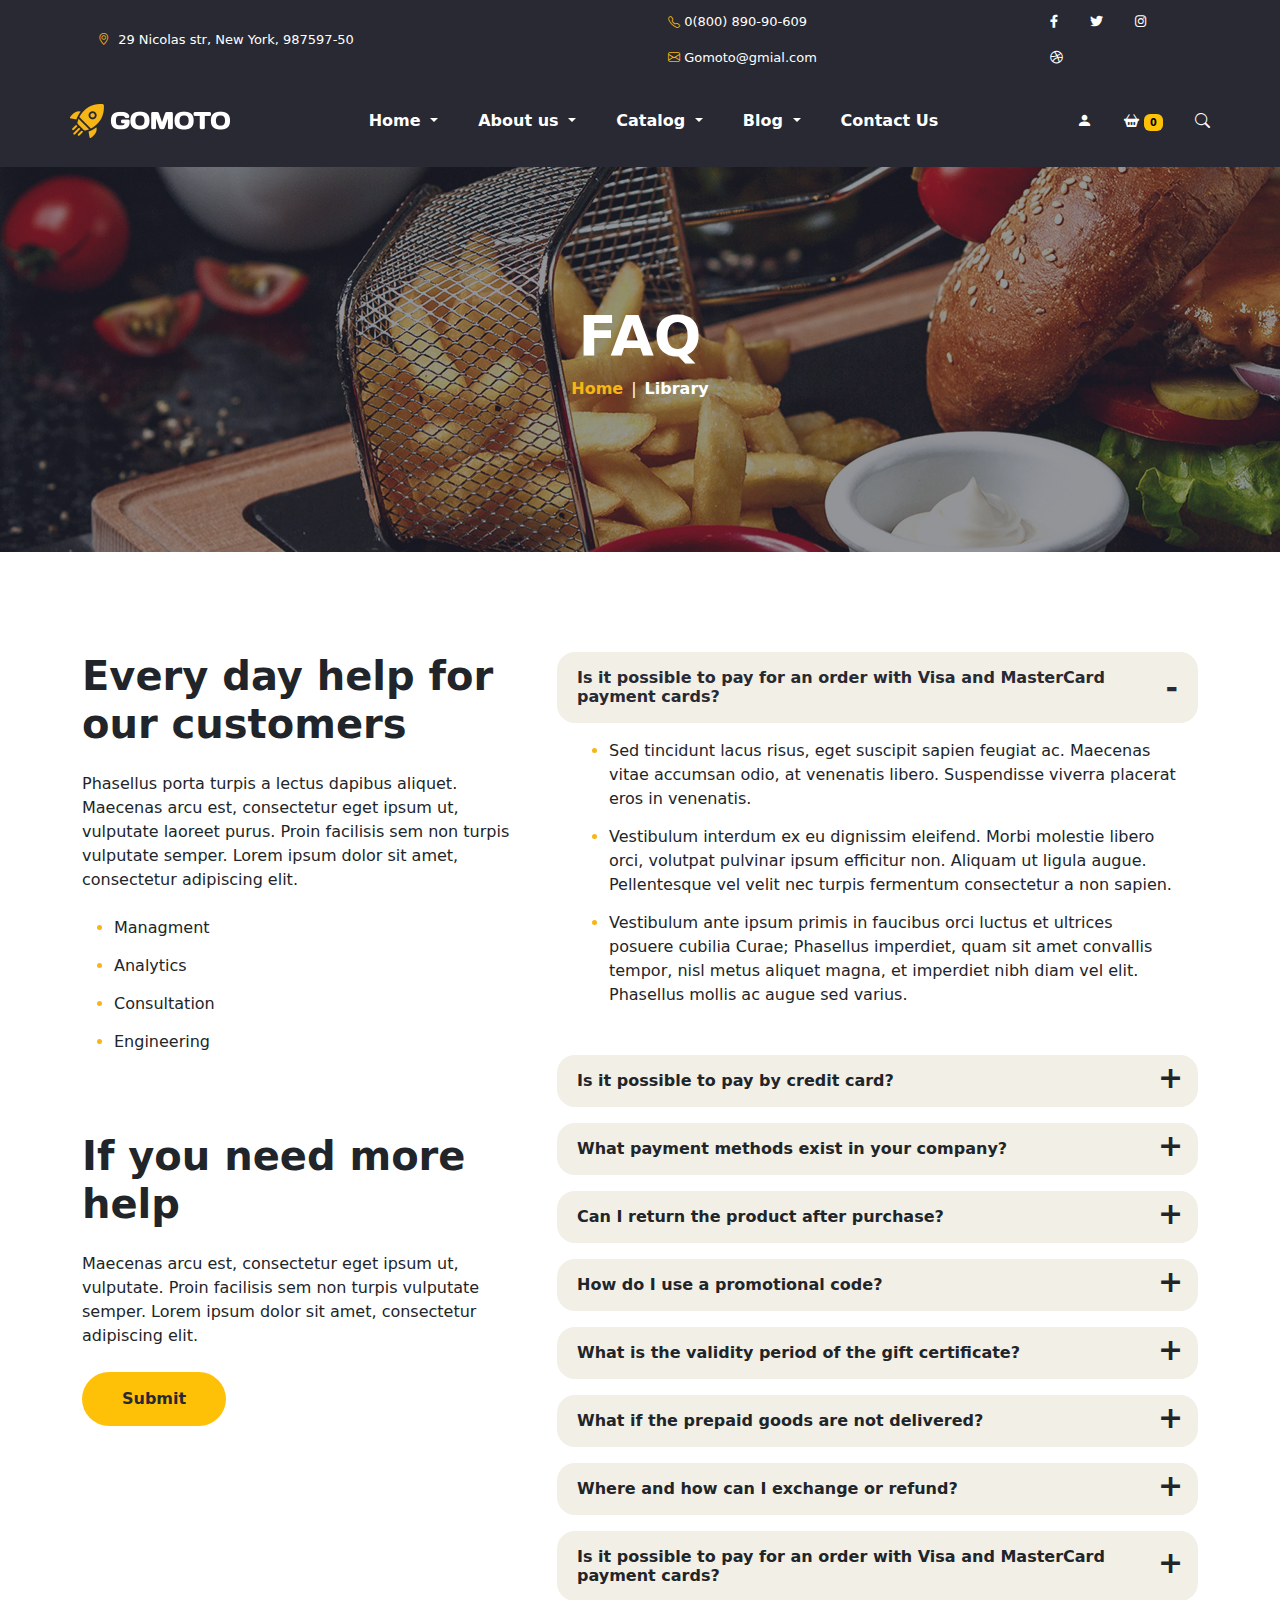
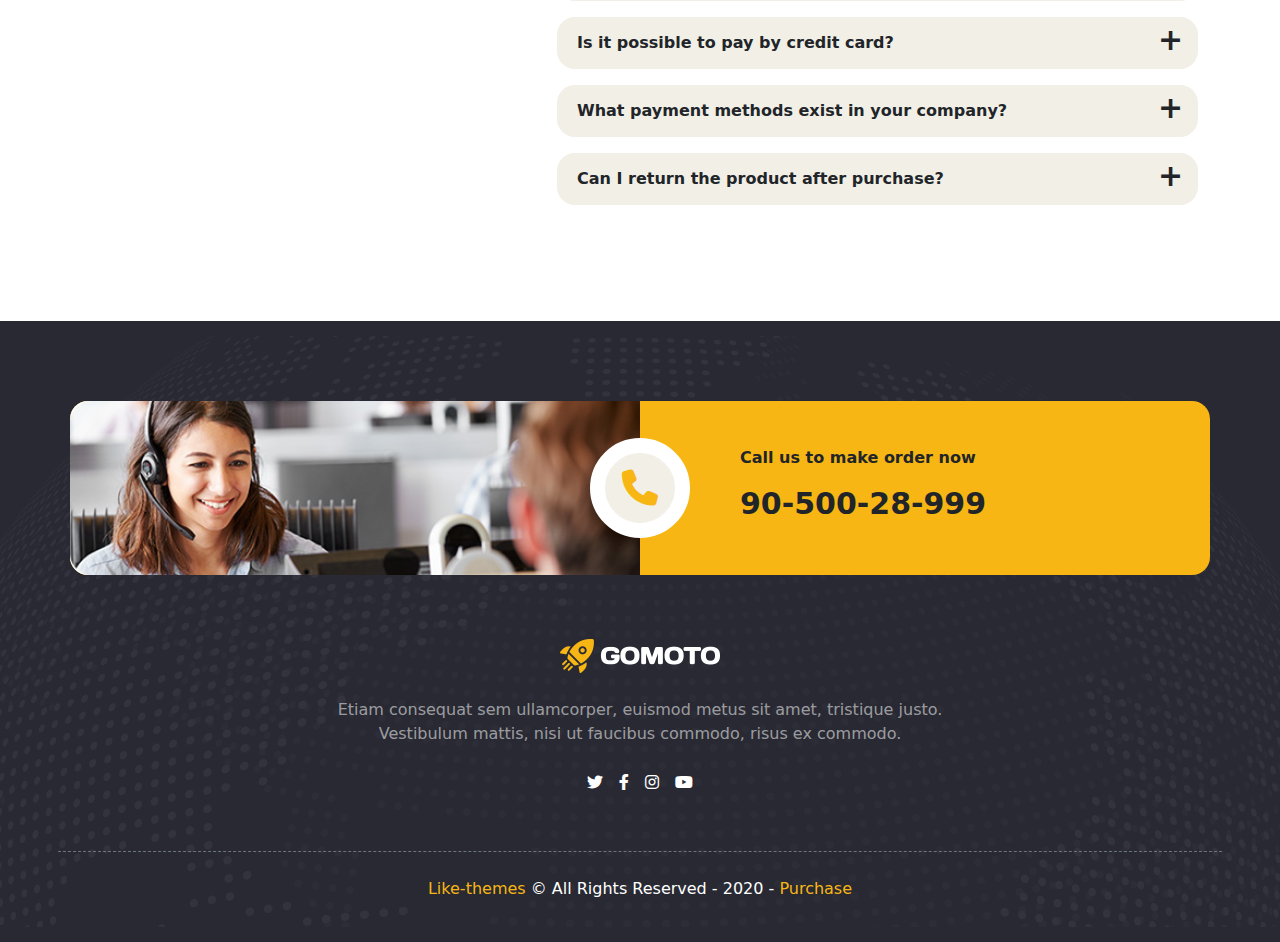
<file: FAQ.html>
<!DOCTYPE html>
<html lang="en">
    <head>
        <meta charset="UTF-8">
        <meta http-equiv="X-UA-Compatible" content="IE=edge">
        <meta name="viewport" content="width=device-width, initial-scale=1.0">
        <title>Gomoto - Food Delivery & Medical Supplies</title>
        <link rel="icon" href="img/favicon.png" type="image/png">
        <link rel="stylesheet" href="css/all.min(fontawesome).css">
        <link rel="stylesheet" href="css/bootstrap.min.css">
        <link rel="stylesheet" href="css/bootstrap-icons.css">
        <link rel="stylesheet" href="css/style.css">
    </head>
    <body>
        <header class="faq-head">
            <!-- top-bar -->
            <div class="top-bar bg-dark pt-1">
                <div class="container">
                    <div class="row align-items-center ">
                        <div class="col-xxl-6 col-xl-6 col-lg-4 col-md-5 col-sm-12 ">
                            <div class="address">
                                <ul class="nav justify-content-md-start justify-content-center">
                                    <li class="nav-item">
                                        <a class="nav-link" href="#">
                                            <i class="bi bi-geo-alt pe-1"></i>
                                            29 Nicolas str, New York, 987597-50
                                        </a>
                                    </li>
                                </ul>
                            </div>
                        </div>
                        <div class="col-xxl-6 col-xl-6 col-lg-8 col-md-7 d-none d-md-flex d-flex justify-content-end">
                            <div class="social-detail pe-5">
                                <ul class="nav">
                                    <li class="nav-item">
                                        <a class="nav-link" href="callto:0(800)890-90-609">
                                            <i class="bi bi-telephone"></i>
                                            0(800) 890-90-609
                                        </a>
                                    </li>
                                    <li class="nav-item">
                                        <a class="nav-link" href="mailto:Gomoto@gmial.com">
                                            <i class="bi bi-envelope"></i>
                                            Gomoto@gmial.com
                                        </a>
                                    </li>
                                </ul>
                            </div>
                            <div class="social-icon d-none d-lg-block">
                                <ul class="nav">
                                    <li class="nav-item">
                                        <a class="nav-link" href="#">
                                            <i class="fa-brands fa-facebook-f"></i>
                                        </a>
                                    </li>
                                    <li class="nav-item">
                                        <a class="nav-link" href="#">
                                            <i class="fa-brands fa-twitter"></i>
                                        </a>
                                    </li>
                                    <li class="nav-item">
                                        <a class="nav-link" href="#">
                                            <i class="fa-brands fa-instagram"></i>
                                        </a>
                                    </li>
                                    <li class="nav-item">
                                        <a class="nav-link" href="#">
                                            <i class="fa-brands fa-dribbble"></i>
                                        </a>
                                    </li>
                                </ul>
                            </div>
                        </div>
                    </div>
                </div>
            </div>
            <!-- head -->
            <div class="p-3 bg-dark head">
                <div class="container">
                    <div class="row">
                        <nav class="navbar navbar-expand-lg navbar-light justify-content-between">
                            <a class="navbar-brand" href="index.html">
                                <img src="img/logo_1x.png" alt="logo">
                            </a>
                            <button class="navbar-toggler" type="button" data-bs-toggle="collapse"
                                data-bs-target="#navbarSupportedContent" aria-controls="navbarSupportedContent"
                                aria-expanded="false" aria-label="Toggle navigation">
                                <span class="navbar-toggler-icon"></span>
                            </button>
                            <div class="collapse navbar-collapse" id="navbarSupportedContent">
                                <ul class="navbar-nav mx-auto mb-2 mb-lg-0">
                                    <li class="nav-item dropdown">
                                        <a class="nav-link dropdown-toggle" href="#" id="navbarDropdown" role="button"
                                            data-bs-toggle="dropdown" aria-expanded="false">
                                            Home
                                        </a>
                                        <ul class="dropdown-menu" aria-labelledby="navbarDropdown">
                                            <li><a class="dropdown-item" href="#">Food Delivery</a></li>
                                            <li><a class="dropdown-item" href="#">Water Delivery</a></li>
                                            <li><a class="dropdown-item" href="#">Pizza Time</a></li>
                                            <li><a class="dropdown-item" href="#">Medical Supplies</a></li>
                                        </ul>
                                    </li>
                                    <li class="nav-item dropdown">
                                        <a class="nav-link dropdown-toggle" href="#" id="navbarDropdown" role="button"
                                            data-bs-toggle="dropdown" aria-expanded="false">
                                            About us
                                        </a>
                                        <ul class="dropdown-menu" aria-labelledby="navbarDropdown">
                                            <li><a class="dropdown-item" href="#">Testimonials</a></li>
                                            <li><a class="dropdown-item" href="#">FAQ</a></li>
                                            <li><a class="dropdown-item" href="#">Gallery</a></li>
                                            <li><a class="dropdown-item" href="#">404 Page</a></li>
                                        </ul>
                                    </li>
                                    <li class="nav-item dropdown">
                                        <a class="nav-link dropdown-toggle" href="#" id="navbarDropdown" role="button"
                                            data-bs-toggle="dropdown" aria-expanded="false">
                                            Catalog
                                        </a>
                                        <ul class="dropdown-menu" aria-labelledby="navbarDropdown">
                                            <li><a class="dropdown-item" href="#">Shop</a></li>
                                            <li><a class="dropdown-item" href="#">Cart</a></li>
                                            <li><a class="dropdown-item" href="#">Checkout</a></li>
                                            <li><a class="dropdown-item" href="#">My Acccount</a></li>
                                        </ul>
                                    </li>
                                    <li class="nav-item dropdown">
                                        <a class="nav-link dropdown-toggle" href="#" id="navbarDropdown" role="button"
                                            data-bs-toggle="dropdown" aria-expanded="false">
                                            Blog
                                        </a>
                                        <ul class="dropdown-menu" aria-labelledby="navbarDropdown">
                                            <li><a class="dropdown-item" href="#">Blog With Sidebar</a></li>
                                            <li><a class="dropdown-item" href="#">Blog Without Sidebar</a></li>
                                        </ul>
                                    </li>
                                    <li class="nav-item">
                                        <a class="nav-link" aria-current="page" href="#">Contact Us</a>
                                    </li>
                                </ul>
                                <div class="head-icon d-none d-lg-block">
                                    <ul class="nav justify-content-end">
                                        <li class="nav-item">
                                            <a class="nav-link" href="#" type="button" data-bs-toggle="modal" data-bs-target="#staticBackdrop">
                                                <i class="bi bi-person-fill"></i>
                                            </a>
                                            
                                        </li>
                                        <li class="nav-item">
                                            <a class="nav-link" href="#">
                                                <i class="bi bi-basket2-fill"></i>
                                                <span class="badge text-bg-warning">0</span>
                                            </a>
                                        </li>
                                        <li class="nav-item">
                                            <a class="nav-link" href="#" data-bs-toggle="offcanvas"
                                                data-bs-target="#offcanvasRight">
                                                <i class="bi bi-search"></i>
                                            </a>
                                        </li>
                                    </ul>
                                </div>
                            </div>
                        </nav>
                    </div>
                </div>
            </div>
        </header>
        <main>
            <section class="sub-head">
                <div class="container">
                    <div class="row">
                        <div class="col-12">
                            <div class="head-title">
                                <h2 class="display-4 fw-bold text-white">FAQ</h2>
                                <nav aria-label="breadcrumb">
                                    <ol class="breadcrumb justify-content-center">
                                      <li class="breadcrumb-item"><a href="#">Home</a></li>
                                      <li class="breadcrumb-item active" aria-current="page">Library</li>
                                    </ol>
                                  </nav>
                            </div>
                        </div>
                    </div>
                </div>
            </section>
            <section class=" faq py-100">
                <div class="container">
                    <div class="row">
                        <div class="col-xxl-5 col-xl-5 col-lg-5 col-md-12 col-12">
                            <div class="faq-contant">
                                <h2 class="mb-3 display-6 fw-bold">Every day help for our customers</h2>
                                <p class="py-2">Phasellus porta turpis a lectus dapibus aliquet. Maecenas arcu est, consectetur eget ipsum ut, vulputate laoreet purus. Proin facilisis sem non turpis vulputate semper. Lorem ipsum dolor sit amet, consectetur adipiscing elit.</p>
                                <ul class="pb-5">
                                    <li>Managment</li>
                                    <li>Analytics</li>
                                    <li>Consultation</li>
                                    <li>Engineering</li>
                                </ul>
                                <h2 class="mb-3 display-6 fw-bold">If you need more help</h2>
                                <p class="py-2">Maecenas arcu est, consectetur eget ipsum ut, vulputate. Proin facilisis sem non turpis vulputate semper. Lorem ipsum dolor sit amet, consectetur adipiscing elit.</p>
                                <a class="btn btn-warning rounded-pill fw-bold mb-md-4"  type="submit">Submit</a>
                            </div>
                        </div>
                        <div class="col-xxl-7 col-xl-7 col-lg-7 col-md-12 col-12">
                            <div class="faq-section">
                                <div class="accordion" id="accordionExample">
                                    <div class="accordion-item mb-3">
                                      <h2 class="accordion-header" id="headingOne">
                                        <button class="accordion-button" type="button" data-bs-toggle="collapse" data-bs-target="#collapseOne" aria-expanded="true" aria-controls="collapseOne">
                                            Is it possible to pay for an order with Visa and MasterCard payment cards?
                                        </button>
                                      </h2>
                                      <div id="collapseOne" class="accordion-collapse collapse show" aria-labelledby="headingOne" data-bs-parent="#accordionExample">
                                        <div class="accordion-body">
                                            <ul>
                                                <li>Sed tincidunt lacus risus, eget suscipit sapien feugiat ac. Maecenas vitae accumsan odio, at venenatis libero. Suspendisse viverra placerat eros in venenatis.</li>
                                                <li>Vestibulum interdum ex eu dignissim eleifend. Morbi molestie libero orci, volutpat pulvinar ipsum efficitur non. Aliquam ut ligula augue. Pellentesque vel velit nec turpis fermentum consectetur a non sapien.</li>
                                                <li>Vestibulum ante ipsum primis in faucibus orci luctus et ultrices posuere cubilia Curae; Phasellus imperdiet, quam sit amet convallis tempor, nisl metus aliquet magna, et imperdiet nibh diam vel elit. Phasellus mollis ac augue sed varius.</li>
                                            </ul>
                                        </div>
                                      </div>
                                    </div>
                                    <div class="accordion-item mb-3">
                                      <h2 class="accordion-header" id="headingTwo">
                                        <button class="accordion-button collapsed" type="button" data-bs-toggle="collapse" data-bs-target="#collapseTwo" aria-expanded="false" aria-controls="collapseTwo">
                                            Is it possible to pay by credit card?
                                        </button>
                                      </h2>
                                      <div id="collapseTwo" class="accordion-collapse collapse" aria-labelledby="headingTwo" data-bs-parent="#accordionExample">
                                        <div class="accordion-body">
                                            <ul>
                                                <li>Sed tincidunt lacus risus, eget suscipit sapien feugiat ac. Maecenas vitae accumsan odio, at venenatis libero. Suspendisse viverra placerat eros in venenatis.</li>
                                                <li>Vestibulum interdum ex eu dignissim eleifend. Morbi molestie libero orci, volutpat pulvinar ipsum efficitur non. Aliquam ut ligula augue. Pellentesque vel velit nec turpis fermentum consectetur a non sapien.</li>
                                                <li>Vestibulum ante ipsum primis in faucibus orci luctus et ultrices posuere cubilia Curae; Phasellus imperdiet, quam sit amet convallis tempor, nisl metus aliquet magna, et imperdiet nibh diam vel elit. Phasellus mollis ac augue sed varius.</li>
                                            </ul>
                                        </div>
                                      </div>
                                    </div>
                                    <div class="accordion-item mb-3">
                                      <h2 class="accordion-header" id="headingThree">
                                        <button class="accordion-button collapsed" type="button" data-bs-toggle="collapse" data-bs-target="#collapseThree" aria-expanded="false" aria-controls="collapseThree">
                                            What payment methods exist in your company?
                                        </button>
                                      </h2>
                                      <div id="collapseThree" class="accordion-collapse collapse" aria-labelledby="headingThree" data-bs-parent="#accordionExample">
                                        <div class="accordion-body">
                                            <ul>
                                                <li>Sed tincidunt lacus risus, eget suscipit sapien feugiat ac. Maecenas vitae accumsan odio, at venenatis libero. Suspendisse viverra placerat eros in venenatis.</li>
                                                <li>Vestibulum interdum ex eu dignissim eleifend. Morbi molestie libero orci, volutpat pulvinar ipsum efficitur non. Aliquam ut ligula augue. Pellentesque vel velit nec turpis fermentum consectetur a non sapien.</li>
                                                <li>Vestibulum ante ipsum primis in faucibus orci luctus et ultrices posuere cubilia Curae; Phasellus imperdiet, quam sit amet convallis tempor, nisl metus aliquet magna, et imperdiet nibh diam vel elit. Phasellus mollis ac augue sed varius.</li>
                                            </ul>
                                        </div>
                                      </div>
                                    </div>
                                    <div class="accordion-item mb-3">
                                      <h2 class="accordion-header" id="headingFour">
                                        <button class="accordion-button collapsed" type="button" data-bs-toggle="collapse" data-bs-target="#collapseFour" aria-expanded="false" aria-controls="collapseFour">
                                            Can I return the product after purchase?
                                        </button>
                                      </h2>
                                      <div id="collapseFour" class="accordion-collapse collapse" aria-labelledby="headingFour" data-bs-parent="#accordionExample">
                                        <div class="accordion-body">
                                            <ul>
                                                <li>Sed tincidunt lacus risus, eget suscipit sapien feugiat ac. Maecenas vitae accumsan odio, at venenatis libero. Suspendisse viverra placerat eros in venenatis.</li>
                                                <li>Vestibulum interdum ex eu dignissim eleifend. Morbi molestie libero orci, volutpat pulvinar ipsum efficitur non. Aliquam ut ligula augue. Pellentesque vel velit nec turpis fermentum consectetur a non sapien.</li>
                                                <li>Vestibulum ante ipsum primis in faucibus orci luctus et ultrices posuere cubilia Curae; Phasellus imperdiet, quam sit amet convallis tempor, nisl metus aliquet magna, et imperdiet nibh diam vel elit. Phasellus mollis ac augue sed varius.</li>
                                            </ul>
                                        </div>
                                      </div>
                                    </div>
                                    <div class="accordion-item mb-3">
                                      <h2 class="accordion-header" id="headingFive">
                                        <button class="accordion-button collapsed" type="button" data-bs-toggle="collapse" data-bs-target="#collapseFive" aria-expanded="false" aria-controls="collapseFive">
                                            How do I use a promotional code?
                                        </button>
                                      </h2>
                                      <div id="collapseFive" class="accordion-collapse collapse" aria-labelledby="headingFive" data-bs-parent="#accordionExample">
                                        <div class="accordion-body">
                                            <ul>
                                                <li>Sed tincidunt lacus risus, eget suscipit sapien feugiat ac. Maecenas vitae accumsan odio, at venenatis libero. Suspendisse viverra placerat eros in venenatis.</li>
                                                <li>Vestibulum interdum ex eu dignissim eleifend. Morbi molestie libero orci, volutpat pulvinar ipsum efficitur non. Aliquam ut ligula augue. Pellentesque vel velit nec turpis fermentum consectetur a non sapien.</li>
                                                <li>Vestibulum ante ipsum primis in faucibus orci luctus et ultrices posuere cubilia Curae; Phasellus imperdiet, quam sit amet convallis tempor, nisl metus aliquet magna, et imperdiet nibh diam vel elit. Phasellus mollis ac augue sed varius.</li>
                                            </ul>
                                        </div>
                                      </div>
                                    </div>
                                    <div class="accordion-item mb-3">
                                      <h2 class="accordion-header" id="headingSix">
                                        <button class="accordion-button collapsed" type="button" data-bs-toggle="collapse" data-bs-target="#collapseSix" aria-expanded="false" aria-controls="collapseSix">
                                            What is the validity period of the gift certificate?
                                        </button>
                                      </h2>
                                      <div id="collapseSix" class="accordion-collapse collapse" aria-labelledby="headingSix" data-bs-parent="#accordionExample">
                                        <div class="accordion-body">
                                            <ul>
                                                <li>Sed tincidunt lacus risus, eget suscipit sapien feugiat ac. Maecenas vitae accumsan odio, at venenatis libero. Suspendisse viverra placerat eros in venenatis.</li>
                                                <li>Vestibulum interdum ex eu dignissim eleifend. Morbi molestie libero orci, volutpat pulvinar ipsum efficitur non. Aliquam ut ligula augue. Pellentesque vel velit nec turpis fermentum consectetur a non sapien.</li>
                                                <li>Vestibulum ante ipsum primis in faucibus orci luctus et ultrices posuere cubilia Curae; Phasellus imperdiet, quam sit amet convallis tempor, nisl metus aliquet magna, et imperdiet nibh diam vel elit. Phasellus mollis ac augue sed varius.</li>
                                            </ul>
                                        </div>
                                      </div>
                                    </div>
                                    <div class="accordion-item mb-3">
                                      <h2 class="accordion-header" id="headingSeven">
                                        <button class="accordion-button collapsed" type="button" data-bs-toggle="collapse" data-bs-target="#collapseSeven" aria-expanded="false" aria-controls="collapseThree">
                                            What if the prepaid goods are not delivered?
                                        </button>
                                      </h2>
                                      <div id="collapseSeven" class="accordion-collapse collapse" aria-labelledby="headingSeven" data-bs-parent="#accordionExample">
                                        <div class="accordion-body">
                                            <ul>
                                                <li>Sed tincidunt lacus risus, eget suscipit sapien feugiat ac. Maecenas vitae accumsan odio, at venenatis libero. Suspendisse viverra placerat eros in venenatis.</li>
                                                <li>Vestibulum interdum ex eu dignissim eleifend. Morbi molestie libero orci, volutpat pulvinar ipsum efficitur non. Aliquam ut ligula augue. Pellentesque vel velit nec turpis fermentum consectetur a non sapien.</li>
                                                <li>Vestibulum ante ipsum primis in faucibus orci luctus et ultrices posuere cubilia Curae; Phasellus imperdiet, quam sit amet convallis tempor, nisl metus aliquet magna, et imperdiet nibh diam vel elit. Phasellus mollis ac augue sed varius.</li>
                                           </ul>
                                        </div>
                                      </div>
                                    </div>
                                    <div class="accordion-item mb-3">
                                      <h2 class="accordion-header" id="headingEight">
                                        <button class="accordion-button collapsed" type="button" data-bs-toggle="collapse" data-bs-target="#collapseEight" aria-expanded="false" aria-controls="collapseEight">
                                            Where and how can I exchange or refund?
                                        </button>
                                      </h2>
                                      <div id="collapseEight" class="accordion-collapse collapse" aria-labelledby="headingEight" data-bs-parent="#accordionExample">
                                        <div class="accordion-body">
                                            <ul>
                                                <li>Sed tincidunt lacus risus, eget suscipit sapien feugiat ac. Maecenas vitae accumsan odio, at venenatis libero. Suspendisse viverra placerat eros in venenatis.</li>
                                                <li>Vestibulum interdum ex eu dignissim eleifend. Morbi molestie libero orci, volutpat pulvinar ipsum efficitur non. Aliquam ut ligula augue. Pellentesque vel velit nec turpis fermentum consectetur a non sapien.</li>
                                                <li>Vestibulum ante ipsum primis in faucibus orci luctus et ultrices posuere cubilia Curae; Phasellus imperdiet, quam sit amet convallis tempor, nisl metus aliquet magna, et imperdiet nibh diam vel elit. Phasellus mollis ac augue sed varius.</li>
                                           </ul>
                                        </div>
                                      </div>
                                    </div>
                                    <div class="accordion-item mb-3">
                                      <h2 class="accordion-header" id="headingNine">
                                        <button class="accordion-button collapsed" type="button" data-bs-toggle="collapse" data-bs-target="#collapseNine" aria-expanded="false" aria-controls="collapseNine">
                                            Is it possible to pay for an order with Visa and MasterCard payment cards?
                                        </button>
                                      </h2>
                                      <div id="collapseNine" class="accordion-collapse collapse" aria-labelledby="headingNine" data-bs-parent="#accordionExample">
                                        <div class="accordion-body">
                                            <ul>
                                                <li>Sed tincidunt lacus risus, eget suscipit sapien feugiat ac. Maecenas vitae accumsan odio, at venenatis libero. Suspendisse viverra placerat eros in venenatis.</li>
                                                <li>Vestibulum interdum ex eu dignissim eleifend. Morbi molestie libero orci, volutpat pulvinar ipsum efficitur non. Aliquam ut ligula augue. Pellentesque vel velit nec turpis fermentum consectetur a non sapien.</li>
                                                <li>Vestibulum ante ipsum primis in faucibus orci luctus et ultrices posuere cubilia Curae; Phasellus imperdiet, quam sit amet convallis tempor, nisl metus aliquet magna, et imperdiet nibh diam vel elit. Phasellus mollis ac augue sed varius.</li>
                                            </ul>
                                        </div>
                                      </div>
                                    </div>
                                    <div class="accordion-item mb-3">
                                      <h2 class="accordion-header" id="headingTen">
                                        <button class="accordion-button collapsed" type="button" data-bs-toggle="collapse" data-bs-target="#collapseTen" aria-expanded="false" aria-controls="collapseTen">
                                            Is it possible to pay by credit card?
                                        </button>
                                      </h2>
                                      <div id="collapseTen" class="accordion-collapse collapse" aria-labelledby="headingTen" data-bs-parent="#accordionExample">
                                        <div class="accordion-body">
                                            <ul>
                                                <li>Sed tincidunt lacus risus, eget suscipit sapien feugiat ac. Maecenas vitae accumsan odio, at venenatis libero. Suspendisse viverra placerat eros in venenatis.</li>
                                                <li>Vestibulum interdum ex eu dignissim eleifend. Morbi molestie libero orci, volutpat pulvinar ipsum efficitur non. Aliquam ut ligula augue. Pellentesque vel velit nec turpis fermentum consectetur a non sapien.</li>
                                                <li>Vestibulum ante ipsum primis in faucibus orci luctus et ultrices posuere cubilia Curae; Phasellus imperdiet, quam sit amet convallis tempor, nisl metus aliquet magna, et imperdiet nibh diam vel elit. Phasellus mollis ac augue sed varius.</li>
                                            </ul>
                                        </div>
                                      </div>
                                    </div>
                                    <div class="accordion-item mb-3">
                                      <h2 class="accordion-header" id="headingEleven">
                                        <button class="accordion-button collapsed" type="button" data-bs-toggle="collapse" data-bs-target="#collapseEleven" aria-expanded="false" aria-controls="collapseEleven">
                                            What payment methods exist in your company?
                                        </button>
                                      </h2>
                                      <div id="collapseEleven" class="accordion-collapse collapse" aria-labelledby="headingEleven" data-bs-parent="#accordionExample">
                                        <div class="accordion-body">
                                            <ul>
                                                <li>Sed tincidunt lacus risus, eget suscipit sapien feugiat ac. Maecenas vitae accumsan odio, at venenatis libero. Suspendisse viverra placerat eros in venenatis.</li>
                                                <li>Vestibulum interdum ex eu dignissim eleifend. Morbi molestie libero orci, volutpat pulvinar ipsum efficitur non. Aliquam ut ligula augue. Pellentesque vel velit nec turpis fermentum consectetur a non sapien.</li>
                                                <li>Vestibulum ante ipsum primis in faucibus orci luctus et ultrices posuere cubilia Curae; Phasellus imperdiet, quam sit amet convallis tempor, nisl metus aliquet magna, et imperdiet nibh diam vel elit. Phasellus mollis ac augue sed varius.</li>
                                            </ul>
                                        </div>
                                      </div>
                                    </div>
                                    <div class="accordion-item mb-3">
                                      <h2 class="accordion-header" id="headingTwelve">
                                        <button class="accordion-button collapsed" type="button" data-bs-toggle="collapse" data-bs-target="#collapseTwelve" aria-expanded="false" aria-controls="collapseTwelve">
                                            Can I return the product after purchase?
                                        </button>
                                      </h2>
                                      <div id="collapseTwelve" class="accordion-collapse collapse" aria-labelledby="headingTwelve" data-bs-parent="#accordionExample">
                                        <div class="accordion-body">
                                            <ul>
                                                <li>Sed tincidunt lacus risus, eget suscipit sapien feugiat ac. Maecenas vitae accumsan odio, at venenatis libero. Suspendisse viverra placerat eros in venenatis.</li>
                                                <li>Vestibulum interdum ex eu dignissim eleifend. Morbi molestie libero orci, volutpat pulvinar ipsum efficitur non. Aliquam ut ligula augue. Pellentesque vel velit nec turpis fermentum consectetur a non sapien.</li>
                                                <li>Vestibulum ante ipsum primis in faucibus orci luctus et ultrices posuere cubilia Curae; Phasellus imperdiet, quam sit amet convallis tempor, nisl metus aliquet magna, et imperdiet nibh diam vel elit. Phasellus mollis ac augue sed varius.</li>
                                            </ul>
                                        </div>
                                      </div>
                                    </div>
                                </div>
                            </div>
                        </div>
                    </div>
                </div>
            </section>
        </main>
        <footer>
            <section class="footer">
                <div class="container">
                    <div class="row footer-top">
                        <div class="col-12">
                            <div class="footer-contact d-flex align-items-center bg-warning overflow-hidden">
                                <div class="footer-banner">
                                    <img src="img/footer-banner.jpg" alt="">
                                </div>
                                <div class="contact-detail">
                                    <p> Call us to make order now </p>
                                    <h4>90-500-28-999</h4>
                                </div>
                                <div class="footer-circle">
                                </div>
                            </div>
                        </div>
                    </div>
                    <div class="row footer-mid justify-content-center">
                        <div class="col-7 text-center pt-5">
                            <img src="img/logo_1x.png" alt="logo" class="pt-3">
                            <p>Etiam consequat sem ullamcorper, euismod metus sit amet, tristique justo. Vestibulum mattis,
                                nisi ut faucibus commodo, risus ex commodo.</p>
                            <ul>
                                <li>
                                    <a href="#">
                                        <i class="fa-brands fa-twitter"></i>
                                    </a>
                                </li>
                                <li>
                                    <a href="#">
                                        <i class="fa-brands fa-facebook-f"></i>
                                    </a>
                                </li>
                                <li>
                                    <a href="#">
                                        <i class="fa-brands fa-instagram"></i>
                                    </a>
                                </li>
                                <li>
                                    <a href="#">
                                        <i class="fa-brands fa-youtube"></i>
                                    </a>
                                </li>
                            </ul>
                        </div>
                    </div>
                    <div class="row footer-bottom justify-content-center">
                        <div class="col-12 text-center text-white">
                            <p> <span>Like-themes</span> © All Rights Reserved - 2020 - <span>Purchase</span></p>
                        </div>
                    </div>
                </div>
            </section>
        </footer>

        <!-- search -->
        <div class="offcanvas offcanvas-end" tabindex="-1" id="offcanvasRight" aria-labelledby="offcanvasRightLabel">
            <div class="offcanvas-header">
                <form class="d-flex">
                    <input class="form-control" type="search" placeholder="Search">
                </form>
                <button type="button" class="btn-close text-reset" data-bs-dismiss="offcanvas" aria-label="Close"></button>
            </div>
        </div>

        <script src="js/bootstrap.bundle.min.js"></script>
    </body>
</html>
</file>
<file: css/style.css>
:root{
    --bs-primary: #f7b614;
    --bs-primary-rgb: 247, 182, 20;
    --bs-dark: #282932;
    --bs-dark-rgb: 40, 41, 50;
    --bs-light: #f2efe6;
    --bs-light-rgb:rgb(242, 239, 230);
    --bs-link-color:#fff;
    --bs-link-hover-color: #f7b614;
    /* --bs-navbar-color: rgba(255, 255, 255, 0.55); */
    --bs-navbar-color: rgba(255, 255, 255,);
    --bs-nav-link-color:#fff;
    --bs-warning-rgb: 247, 182, 20;
    --bs-btn-hover-bg: #ffffff;
    --bs-nav-tabs-link-hover-border-color: #fff;
    --bs-nav-tabs-link-active-color: #fff;
    --bs-nav-tabs-link-active-border-color:#fff;
    --bs-nav-tabs-border-color: #fff;
    --bs-accordion-inner-border-radius:18px;
}
.py-100{
    padding: 100px 0;
}
.m-100{
    margin: 100px 0;
}
ul li{
    list-style: none;
    padding: 0;
}
.modal-dialog{
    top: 20%;
}
.navbar-toggler {
    color: var(--bs-primary);
    padding: var(--bs-navbar-toggler-padding-y) var(--bs-navbar-toggler-padding-x);
    font-size: var(--bs-navbar-toggler-font-size);
    line-height: 1;
    background-color: transparent;
    border: none;
    border-radius: var(--bs-navbar-toggler-border-radius);
    transition: var(--bs-navbar-toggler-transition);
}
.address ul li i,.social-detail ul li i{
    font-size: 12px;
    color:var(--bs-primary);
}
.nav{
    font-size: 13px;
}
.head{
    position: relative;
}
.head .row::after{
    content: "";
    position: absolute;
    left: 15px;
    right: 15px;
    bottom: 0;
    border-bottom: 1px dashed rgba(255,255,255,.15);
}
.head-icon ul li a i{
    font-size: 15px;
}
.head-icon ul li:last-child a{
    padding-right:0 ;
}
.navbar-expand-lg .navbar-nav .nav-link{
    padding: 8px 20px;
}
.navbar{
    --bs-navbar-hover-color:rgba(247, 182, 20,0.9);
}
.navbar ul li .nav-link,.dropdown-menu .dropdown-item{
    font-weight: 600;
}
.navbar-nav{
    --bs-nav-link-color: var(--bs-link-color);
    font-family: var(--bs-secondary-font);
}
.nav-link:hover{
    color: var(--bs-link-hover-color);
}
.offcanvas{
    bottom: inherit;
}
.offcanvas-header{
    height: 40px;
}
.offcanvas.offcanvas-end{
    top: 9%;
    border-radius: 50px;
}
.offcanvas-backdrop{
    background-color: transparent;
}
.offcanvas .form-control{
    outline:none;
    border: none;
}
.offcanvas  .form-control:focus {
    color: var(--bs-primary);
    background-color: transparent;
    border-color: transparent;
    outline: 0;
    box-shadow:none;
}
.dropdown-menu[data-bs-popper] {
    top: 150%;
    border-radius: 18px;
    box-shadow: 0 0px 3px rgb(0 0 0 / 15%);
    overflow: hidden;
    --bs-dropdown-link-hover-bg: #f7b614;
    padding: 10px 5px;
    --bs-dropdown-min-width: 13rem;
}
.dropdown-item{
    padding: 8px 10px;
}
.dropdown-item:hover {
    border-radius: 50px;
    transition: all ease 0.3s;
}
/* banner */
.banner{
    position: relative;
    z-index: 1; 
    padding:200px 0 300px 0;
}
@media(max-width:1399.99px){
    
}
@media(max-width:1199.99px){
    
}
@media(max-width:991.99px){
    
}
@media(max-width:767.99px){
    
}
@media(max-width:575.99px){
    
}

.slider-bg{
    position: relative;
    z-index: -1;
    
}
.slider-bg img{
    position: absolute;
    top: 100px;
    z-index: 1;
    width: 100%;
}
@media(max-width:1199.99px){
    .slider-bg img{
        top: -10%;
    }
}
@media(max-width:991.99px){
    .slider-bg img{
        top: 133px;
    } 
}
.banner::before{
    content: '';
    position: absolute;
    background-image: url(../img/slider-glob.png);
    z-index: -1;
    background-position: top center;
    background-repeat: no-repeat;
    background-size: cover;
    top: 40px;
    left: 0;
    right: 0;
    width: 100%;
    height: 100%;
}
.banner .banner-contant span,.p-box-contant h2 span{
    color: var(--bs-white);
    display: block;
}
.banner .banner-contant p,.services-contant p,.p-box-contant p{
    color: var(--bs-white);
    font-size: 18px;
    line-height: 1.7em;
    margin-bottom: 50px;
}
.banner-img img{
    position: absolute;
    padding: 30px 0 0 0;
    top: 0%;
    width: 56%;
}
@media(max-width:1399.99px){
    .banner{
        padding: 200px 0 220px 0;
    }
}
@media(max-width:1199.99px){
    .banner{
        padding: 50px 0 140px 0;
    }
}
@media(max-width:991.99px){
    .banner{
        padding: 40px 0 210px 0;
    } 
}
@media(max-width:768.99px){
    .banner{
        padding: 40px 0 200px 0;
    } 
}
@media(max-width:576.99px){
    .banner{
        padding: 40px 0 130px 0;
    } 
}

.btn{
    position: relative;
    padding: 15px 40px;
    color: var(--bs-dark);
    border: none;
    z-index: 1;
    overflow: hidden;
}
.btn::after{
    content: '';
    position: absolute;
    width: 0%;
    height: 100%;
    background-color: var(--bs-white);
    top: 0;
    left: 0;
    transition: all ease 0.3s;
    z-index: -1;
}
.btn:hover::after {
    width: 100%;
}
/* category */
.category{
    position: relative;
    bottom: 60px;
}
.category-item{
    background-color: var(--bs-light);
    border-radius: 18px;
    display: flex;
    align-items: center;
    box-shadow: 0px 0px 0 rgb(0 0 0 / 15%);
    transition: all .2s ease;
    padding: 20px 30px 25px 30px;
    transform: scale(1);
}
@media(max-width:1399.99px){
    .category-item{
        padding: 20px 15px;
    }
}
.item-img{
    width: 100px;
    height: 100px;
    border-radius: 50%;
    background-color: var(--bs-primary);
    text-align: center;
    line-height: 97px;
    margin-right: 25px;
}
.category-item .item-name h5{
    font-size: 18px;
    margin: 0;
    font-weight: 700;
    color: var(--bs-dark);
}
.category-item:hover{
    transform: scale(1.1);
    background-color: var(--bs-white);
    box-shadow: 0px 0px 45px rgb(0 0 0 / 15%);
}
/* popular-food */
.good-popular button{
    color: var(--bs-dark);
    border-bottom: dashed 1px var(--bs-dark);
}
.good-popular .nav-tabs{
    --bs-nav-tabs-border-color: none;
}
.good-popular .nav-tabs .nav-link{
    border-bottom: dashed 1px var(--bs-dark);
    padding: 0 0 3px 0;
    margin: 0 20px;
    font-size: 14px;
    font-weight: 700;
}
.good-popular .nav-tabs .nav-link.active {
    color: var(--bs-primary);
    border: none;
}
.good-popular .nav-tabs .nav-link:hover{
    border: none;
    border-color: #fff;
}
.title{
    text-align: center;
}
.title h3{
    font-size: 16px;
    color: var(--bs-primary);
    font-weight: 700;
    margin: 0;
}
.title h2{
    font-size: 48px;
    color: var(--bs-dark);
    margin: 0 0 30px 0;
    font-weight: 700;
}
.card-body .btn{
    font-size: 14px;
}
.card-body .btn::after,.Recommend .btn::after,.blog .btn::after,.modal .btn::after,.faq-contant .btn::after{
    background-color: var(--bs-dark);
}
.card-body .btn:hover,.Recommend .btn:hover,.blog .btn:hover,.modal .btn:hover,.faq-contant .btn:hover{
    color: var(--bs-white);
}
.card{
    border: none;
    text-align: center;
}
.card-body h3{
    font-size: 18px;
    font-weight: 700;
    color: var(--bs-dark);
    margin: 0 0 20px 0;
}
.card-body p{
    font-size: 16px;
    font-weight: 400;
    line-height: 27px;
    color: var(--bs-gray-600);
}
/* services */
.services{
    position: relative;
}
.sit-bg{
    position: absolute;
    top: -70px;
    right: 0;
}
.services-contant{
    padding:0 100px ;
    position: relative;
}
@media(max-width:1199.99px){
    .services-contant{
        padding:0 0 ;
    } 
}
.services-contant span{
    display: block;
    font-size: 48px;
    color: var(--bs-white);
}
.services-contant h2{
    font-size: 48px;
    color: var(--bs-primary);
}
.ser-icon h3{
    font-size: 16px;
    font-weight: 700;
    color: var(--bs-white);
    line-height: 30px;
    margin: 0;
}
.ser-icon{
    text-align: center;
}
.ser-icon ul li img{
    margin: 0 0 20px 0;
}
.services-contant .btn{
    margin: 50px 0 0 0 ;
}
/* recomended */
.reco-item{
    border-top-left-radius: 18px;
    border-top-right-radius: 18px;
    overflow: hidden;
}
.reco-contant{
    padding: 25px 30px 30px;
    background-color: var(--bs-light);
    border-bottom-left-radius: 18px;
    border-bottom-right-radius: 18px;
    position: relative;
}
.reco-contant a{
    position: absolute;
    right: 30px;
    bottom: 30px;
    width: 36px;
    height: 36px;
    color: #282932;
}
.reco-contant a::before {
    position: absolute;
    content: "";
    width: 36px;
    height: 36px;
    background-color: #f7b614;
    border-radius: 50%;
    top: 0;
    transition: all .2s ease;
}
.reco-contant a::after {
    position: absolute;
    content: "\f178";
    font-family: 'Font Awesome 6 Free';
    font-weight: 900;
    top: 50%;
    margin-top: -18px;
    line-height: 38px;
    right: 11px;
    font-size: 14px;
    transition: all .2s ease;
}
.reco-contant a:hover::before{
    transform: scale(.5);
}
.reco-contant a:hover::after{
    transform: translate(12px,-1px);
    font-size: 17px;
}
.reco-contant h3{
    font-size: 48px;
    font-weight: 700;
}
.reco-contant .reco-icon{
    padding: 10px 0;
}
.reco-contant .reco-icon li{
    padding: 10px 0 0 0;
}
.reco-contant .reco-icon li i{
    padding: 0 10px 0 0 ;
    color: var(--bs-primary);
}
.Recommend-reco-item .reco-contant h3{
    font-size: 30px;
    margin: 0;
}
.reco-img img,.blog-img img{
    transition: all ease 0.3s;
}
.reco-img:hover img,.blog-img:hover img,.blog-box-items:hover img{
    transform: scale(1.1);
}
.Recommend .btn, .blog .btn{
    text-align: center;
    width: auto;
    margin: 50px auto 0;
}
/* pizz-box */
.pizza-box{
    margin: 100px 0 0 0;
    position: relative;
    z-index: 1;
    padding: 200px 0;
}
.pizza-box::before{
    position: absolute;
    background-image: url(../img/waves_white-15.png);
    content: '';
    top: 0;
    left: 0;
    z-index: -1;
    width: 100%;
    height: 100%;
}
.p-box img{
    position: absolute;
    top: 0;
    right: 0;
    width: 65%;
    padding: 50px 0 0 0 ;
}
@media(max-width:1399.99px){
    .pizza-box{
        padding: 95px 0;
    }
    .p-box img{
        width: 54%;
    }
}
@media(max-width:1199.99px){
    .p-box img{
        width: 50%;
    }
}
.p-box-contant p{
    color: var(--bs-dark);
}
.p-box-contant .btn{
    color: var(--bs-white);
}
.p-box-contant .btn:hover{
    color: var(--bs-dark);
}
/* testimonial */
.test-contant i{
    font-size: 70px;
    margin-bottom: 20px;
}
.test-contant p{
    position: relative;
    width: 80%;
    margin: 0 auto;
    font-size: 22px;
    line-height: 1.6em;
}
.test-contant p::after{
    content: '';
    position: absolute;
    border-bottom: dashed 1px var(--bs-secondary);
    opacity: 0.5;
    bottom: -30%;
    width: 30%;
    z-index: 1;
    left: 50%;
    transform: translateX(-50%);
}
.test-img{

    margin: 80px auto 10px;
}
.test-img img{
    width: 64px;
    height: 64px;
    border-radius: 50%;
}
.test-detail h3{
    font-size: 18px;
    margin: 0;
}
.carousel {
    margin:0;
    background: var(--bs-white);
}
.carousel .carousel-item {
    text-align: center;
	overflow: hidden;
    height: auto;
}
.carousel .carousel-item img {
	max-width: 100%;
    margin: 0 auto; 
}
.carousel-control-next,.carousel-control-prev{
    top: 50%;
    transform: translateY(-50%);
    bottom: 100%;
    color: #333;
    opacity: 1;
}
.carousel-control-next:focus, .carousel-control-next:hover ,.carousel-control-prev:focus, .carousel-control-prev:hover{
    color: var(--bs-white);
    text-decoration: none;
    outline: 0;
    opacity: .9;
}
.carousel-control-prev,.carousel-control-next{
    position: absolute;
    right: 30px;
    bottom: 30px;
    width: 36px;
    height: 36px;
    color: #282932;
}
.carousel-control-prev::before,.carousel-control-next::before{
    position: absolute;
    content: "";
    width: 36px;
    height: 36px;
    background-color: #f7b614;
    border-radius: 50%;
    top: 0;
    transition: all .2s ease;
    z-index: -1;
}
.carousel-control-prev::after,.carousel-control-next::after {
    position: absolute;
    content: "\f100";
    font-family: 'Font Awesome 6 Free';
    font-weight: 900;
    top: 50%;
    transform: translateY(-50%);
    margin: 0;
    right: 11px;
    font-size: 16px;
    transition: all .2s ease;
}
.carousel-control-next::after{
    content: "\f101";
}
/* application */
.application{
    background-color: var(--bs-light);
    padding: 100px 0 0 0 ;
}
.application-contant p{
    padding: 0 50px 0 0;
    font-size: 18px;
    line-height: 1.7em;
    font-weight: 400;
    margin: 30px  0;
}
.application-contant ul {
    padding: 0;
    margin: 0;
}
.application-contant ul li{
    display: flex;
    align-items: center;
    margin-bottom: 15px;
    padding: 0 0 0 40px;
}
.application-contant ul li span{
    width: 56px;
    height: 56px;
    background-color: var(--bs-primary);
    border: 8px solid var(--bs-white);
    text-align: center;
    border-radius: 50%;
    line-height: 36px;
    color: var(--bs-white);
    font-weight: 700;
    font-size: 14px;
}
@media(max-width:1199.99px){
    .application-contant ul li{
        justify-content: center;
    }
    .app-stor{
        justify-content: center;
    }
}
.application-contant ul li p{
    margin: 0 0 0 15px;
    padding: 0;
    font-size: 18px;
    font-weight: 700;
}
.application-img img{
    background-image: url('../img/app-bg.png');
    background-repeat: no-repeat;
    position: relative;
    top: 0;
    width: 100%;
}
/* newsletter */
.subscribe{
    position: relative;
    z-index: 1;
    padding: 65px 0;
    top: -50%;
}
.subscribe::before{
    background-image: url('../img/overlay-waves-white.png');
    content: '';
    width: 100%;
    height: 100%;
    top: 0;
    right: 0;
    position: absolute;
    z-index: -1;
    opacity: 0.25;
}
.subscribe-form .mail-btn{
    width: 100%;
    position: relative;
    outline: none;
    border: none;
    border-radius: 50px;
    font-size: 16px;
    padding: 24px 30px;
}
.subscribe-form .btn{
    position: absolute;
    right: 6%;
    color: var(--bs-white);
    font-size: 16px;
    padding: 24px 30px;
    min-width: 220px;
}
.subscribe-form .btn::after{
    background-color: var(--bs-light);
    width: 0;
}
.subscribe-form .btn:hover{
    background-color: var(--bs-light);
    color: var(--bs-dark);
}
/* blog */
.blog-img{
    border-radius: 18px;
    transition: all ease 0.3s;
    overflow: hidden;
}
.blog-detail{
    padding: 20px 0 0 0;
}
.blog-detail h4,.blog-box-detail h4{
    background-color: var(--bs-primary);
    color: var(--bs-white);
    border-radius: 18px;
    padding: 8px 16px;
    font-size: 14px;
    font-weight: 700;
    margin: 0 0 10px 0;
    display: inline-block;
}
.blog-detail h3{
    font-size: 36px;
    font-weight: 700;
}
.blog-detail p{
    font-size: 18px;
    margin: 10px 0 16px 0;
    line-height: 1.7em;
    color: var(--bs-gray-600);
    border-bottom: dashed 1px var(--bs-gray-600);
    padding: 0 0 15px 0;
}
.blog-detail ul,.blog-box-detail ul{
    padding: 0;
}
.blog-detail ul li,.blog-box-detail ul li{
    padding:  0 25px 0 0;
    color: var(--bs-gray-500);
    font-size: 14px;
    font-weight: 500;
}
.blog-detail ul li i,.blog-box-detail ul i{
    color: var(--bs-primary);
}
.blog-box-items {
    background-color: var(--bs-light);
    border-radius: 18px;
}
.blog-box-img{
    border-radius: 18px 0 0 18px;
    overflow: hidden;
}
.blog-box-img img{
    width: 100%;
    transition: all ease 0.3s;
}
@media(max-width:1399.99px){
    .blog-box-img img{
        width: 130%;
    }
}
.blog-box-detail{
 padding: 30px 30px 10px;
}
.blog-box-detail h4{
    font-size: 14px;
    padding: 5px 16px ;
}
.blog-box-detail h3{
    font-size: 24px;
    font-weight: 700;
    padding: 0 0 20px 0;
    border-bottom: dashed 1px var(--bs-gray-600);
    margin: 0 0 16px 0;
}
/* footer */
.footer{
    background-color: var(--bs-dark);
}
.footer-top .col-6{
    padding: 0;
}
.footer-contact{
    border-radius: 18px;
    position: relative;
}
.footer-banner{
    width: 50%;
}
.footer-banner img{
    width: 100%;
}
.contact-detail{
    width: 50%;
    padding: 0 0 0 100px;
}
.contact-detail p{
    font-size: 16px;
    font-weight: 700;
}
.contact-detail h4{
    font-size: 30px;
    font-weight: 700;
}

/* footer */
.footer{
    background-image: url('../img/footer-bg.png');
    background-repeat: no-repeat;
    background-position: center;
}
.footer .container{
    padding: 80px 0 0 0 ;
}
.footer-circle{
    width: 100px;
    height: 100px;
    border-radius: 50%;
    text-align: center;
    font-size: 36px;
    background-color: var(--bs-light);
    color: var(--bs-primary);
    position: absolute;
    left: 50%;
    top: 50%;
    transform: translate(-50%,-50%);
    line-height: 70px;
    border: 15px solid var(--bs-white);
    transition: all ease 0.3s;
}
.footer-circle::after {
    position: absolute;
    content: "\f095";
    font-family: 'Font Awesome 6 Free';
    font-weight: 900;
    top: 50%;
    transform: translate(-50%,-50%);
}
.footer-contact:hover .footer-circle{
    border: 10px solid var(--bs-dark);
    color: var(--bs-dark);
}
@media(max-width:991.99px){
    .footer-circle{
        width: 70px;
        height:70px ;
        font-size: 20px;
        border: 10px solid var(--bs-white);
    } 
}@media(max-width:768.99px){
    .footer-banner{
        display: none;
    }
    .contact-detail{
        width: 100%;
        padding: 20px ;
        text-align: center;
    }
    .footer-circle{
        left: 15%;
    }
}
.footer-mid{
    border-bottom: dashed 1px var(--bs-gray-600);
}
.footer-mid p{
    font-size: 16px;
    color: #ffffff8c;
    margin: 25px 0 ;
}
.footer-mid ul{
    padding: 0;
    display: flex;
    justify-content: center;
    padding: 0 0 40px 0;
}
.footer-mid ul li{
    padding: 0 8px ;
    color: var(--bs-primary-rgb);
}
.footer-bottom{
    padding: 25px 0;
    font-weight: 300;
}
.footer-bottom p span{
    color: var(--bs-primary);
    cursor: pointer;
}
.footer-bottom p span:hover{
    color: var(--bs-white);
}
/* 791 */

/* FAQ-page */
.faq-head .head .row::after{
    border-bottom:none;
}
.sub-head{
    padding: 135px 0;
    text-align: center;
    position: relative;
    background-image: url('../img/INNER_header_faq.jpg');
    background-repeat: no-repeat;
    background-attachment: fixed;
    z-index: 1;
}
.sub-head::after{
    content: '';
    position: absolute;
    width: 100%;
    height: 100%;
    top: 0;
    background-color: var(--bs-dark);
    right: 0;
    opacity: 0.5;
    z-index: -1;
}
.breadcrumb-item a{
    text-decoration: none;
    color: var(--bs-primary);
    font-weight: 700;
}
.breadcrumb-item.active{
    color: var(--bs-white);
    font-weight: 700;
}
.breadcrumb-item+.breadcrumb-item::before {
    content: var(--bs-breadcrumb-divider, "|");
    font-weight: 300;
    color: var(--bs-white);
}
.accordion{
    border-radius: 18px;
    --bs-accordion-inner-border-radius:18px;
}
.accordion-item{
    border: none;
}
.accordion-button{
    background-color: var(--bs-light);
    border-radius: 18px;
    font-weight: bold;
}
.accordion-button:not(.collapsed) {
    color: var(--bs-dark);
    background-color: var(--bs-light);
    box-shadow: none;
}
.faq ul li{
    list-style: disc;
    margin-bottom: 14px;
    list-style-type: disc;
}
.faq ul li::marker{
    color: var(--bs-primary);
}
.accordion-button:not(.collapsed)::after {
    content: "-";
    background-image:none;
    transform: var(--bs-accordion-btn-icon-transform);
}
.accordion-button::after {
    margin-left: auto;
    content: "+";
    background-image:none;
    font-size: 30px;
    line-height: 14px;
}
</file>
